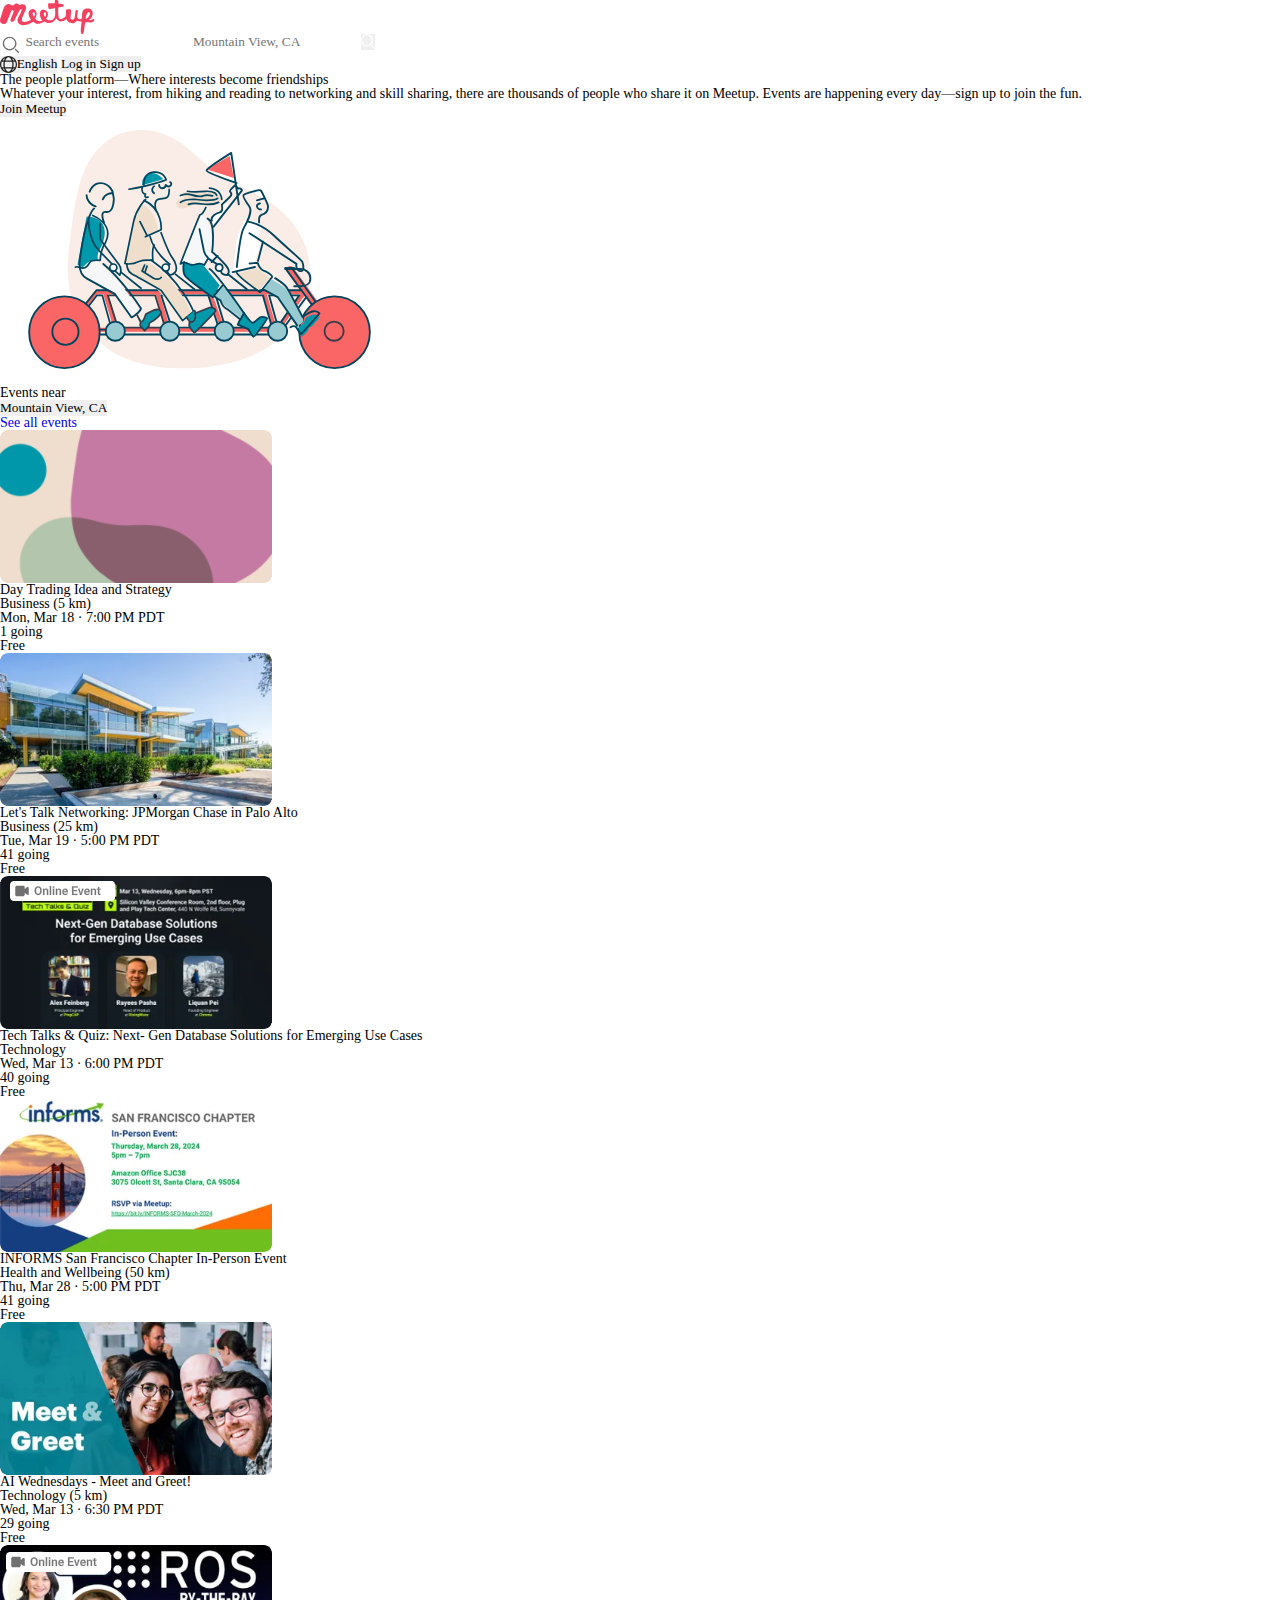
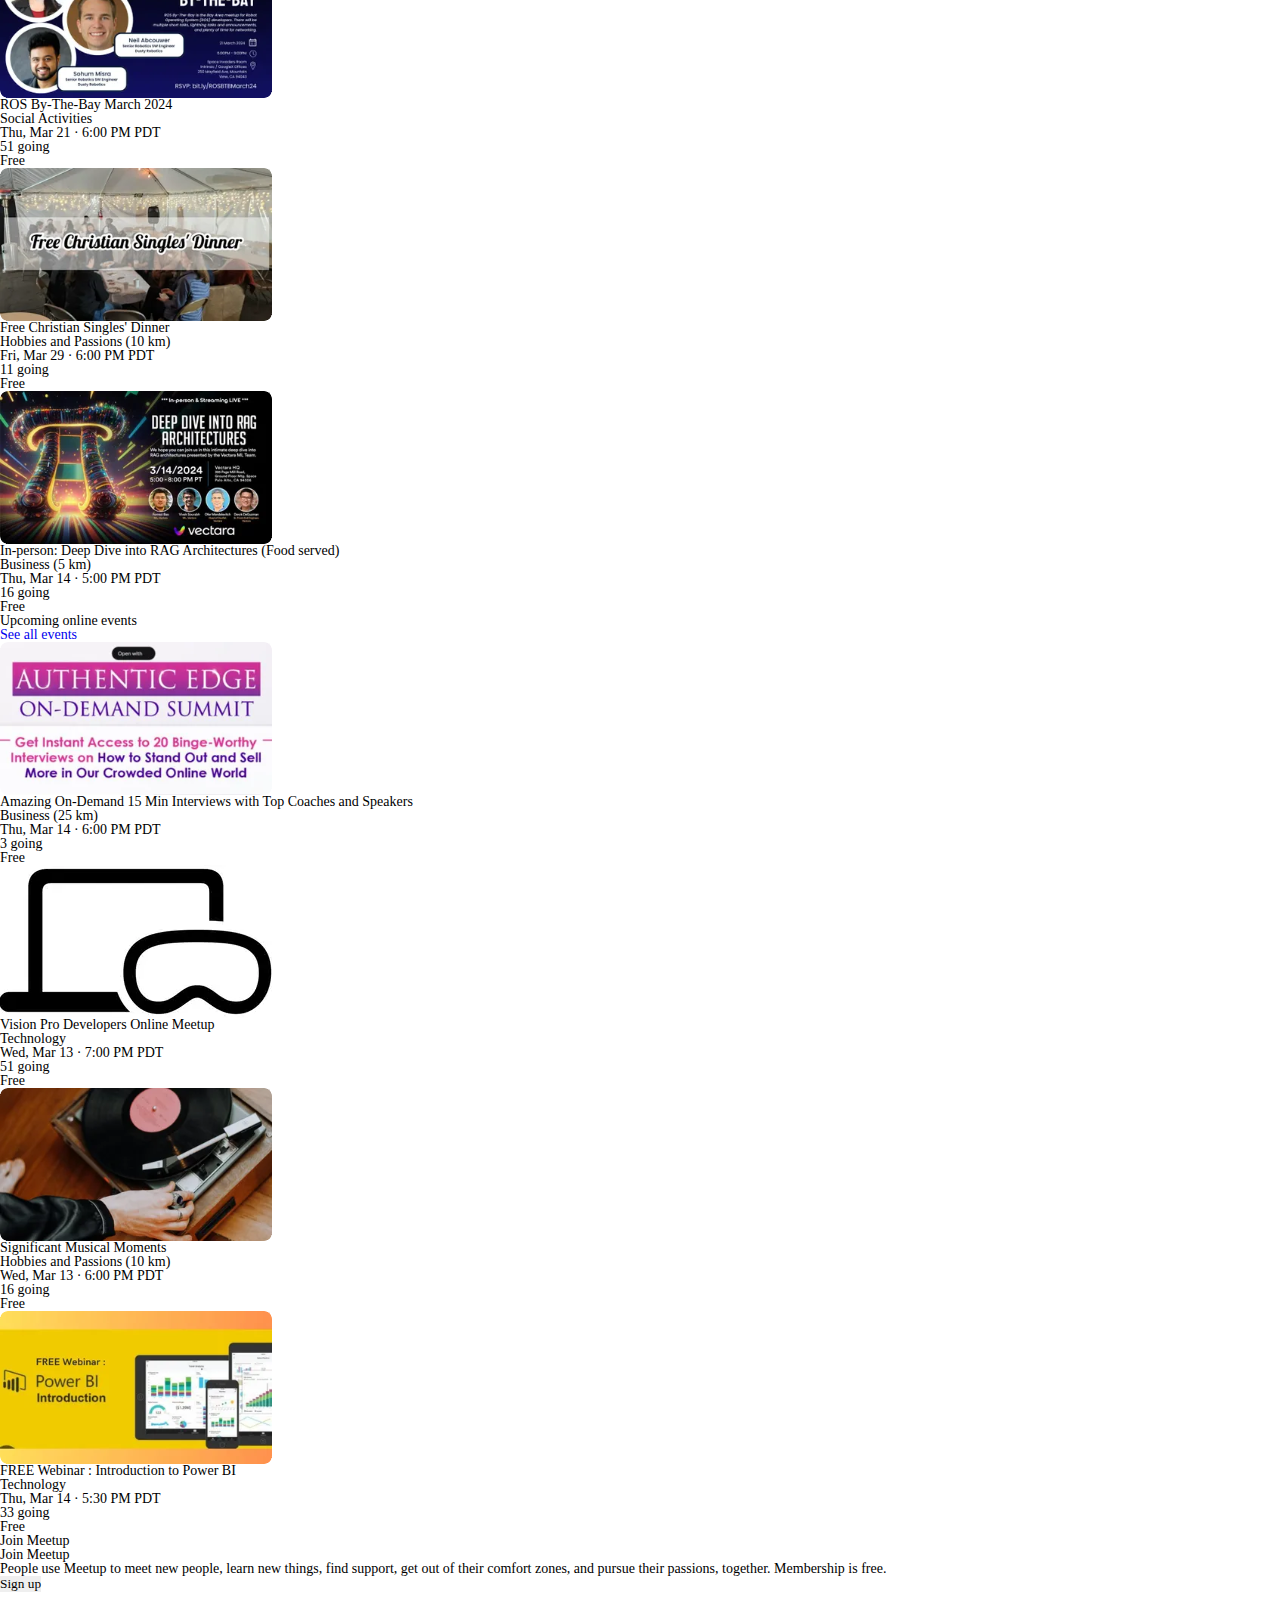
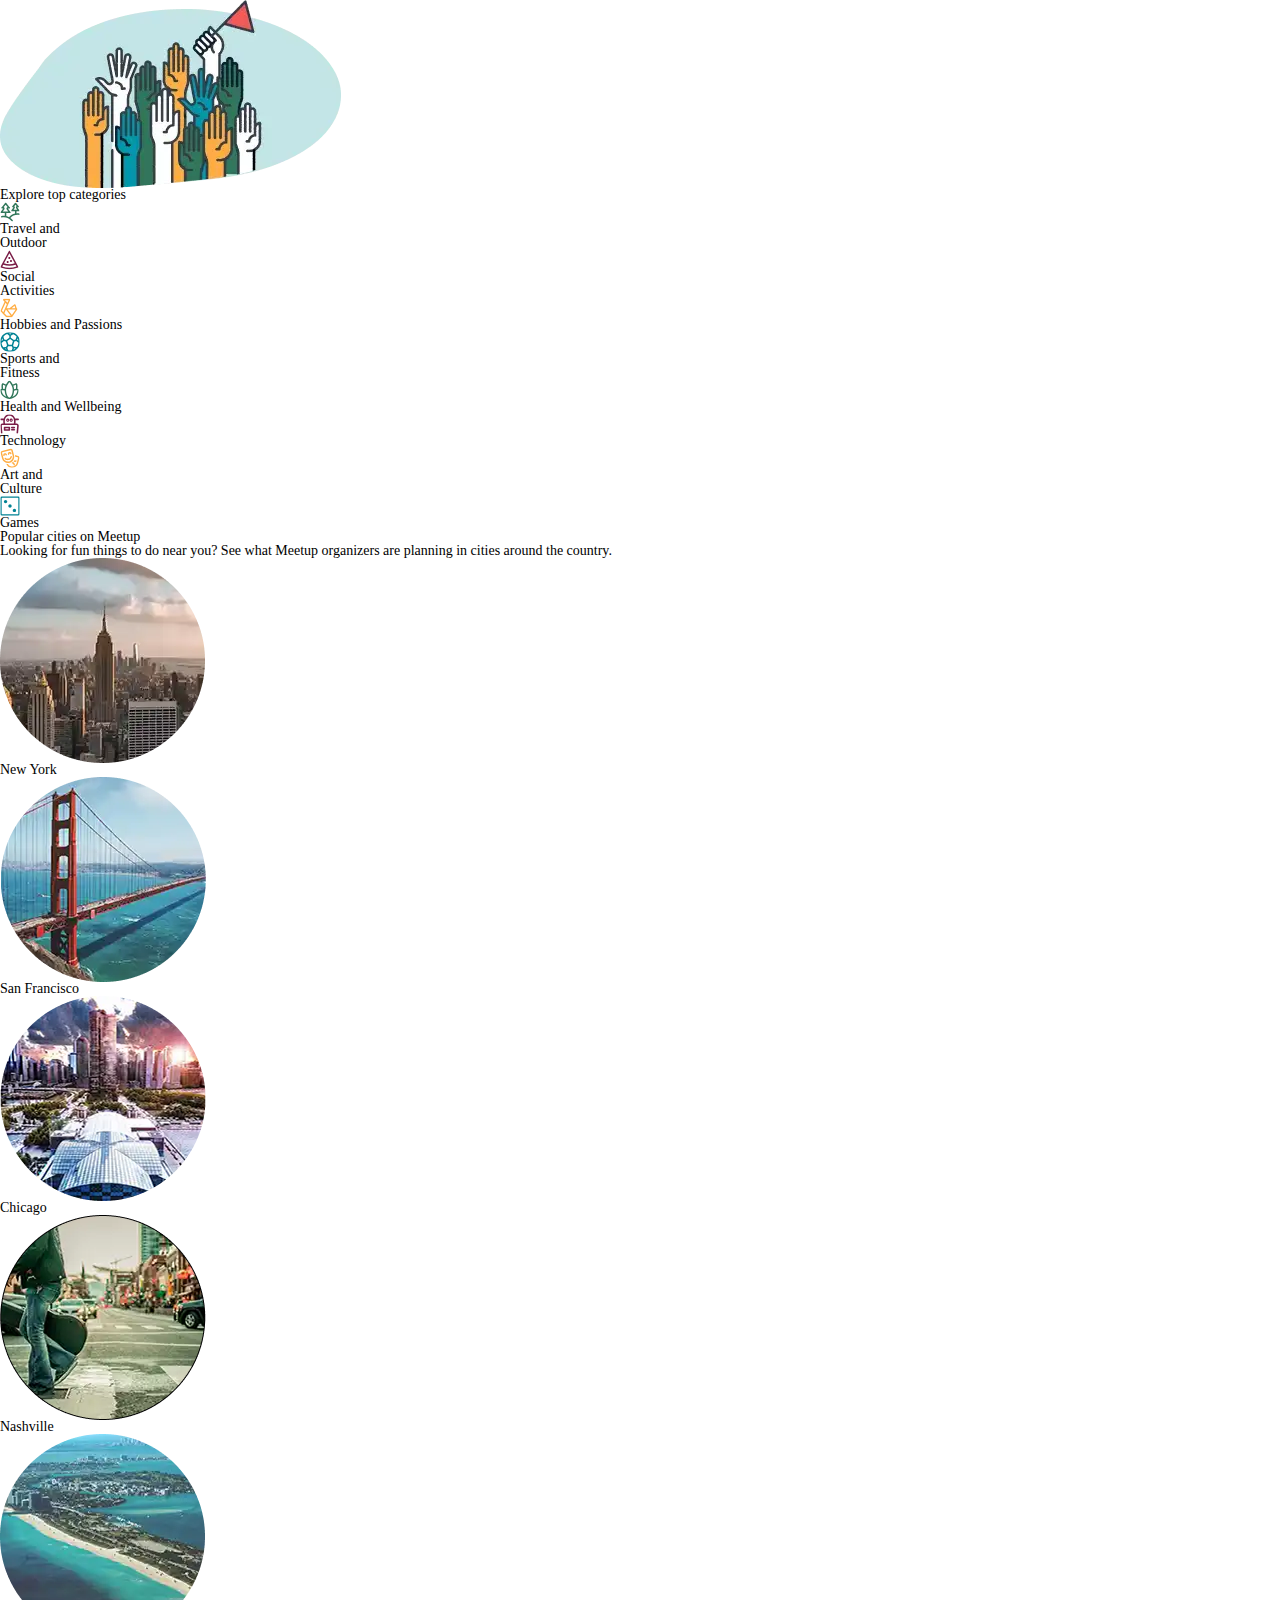
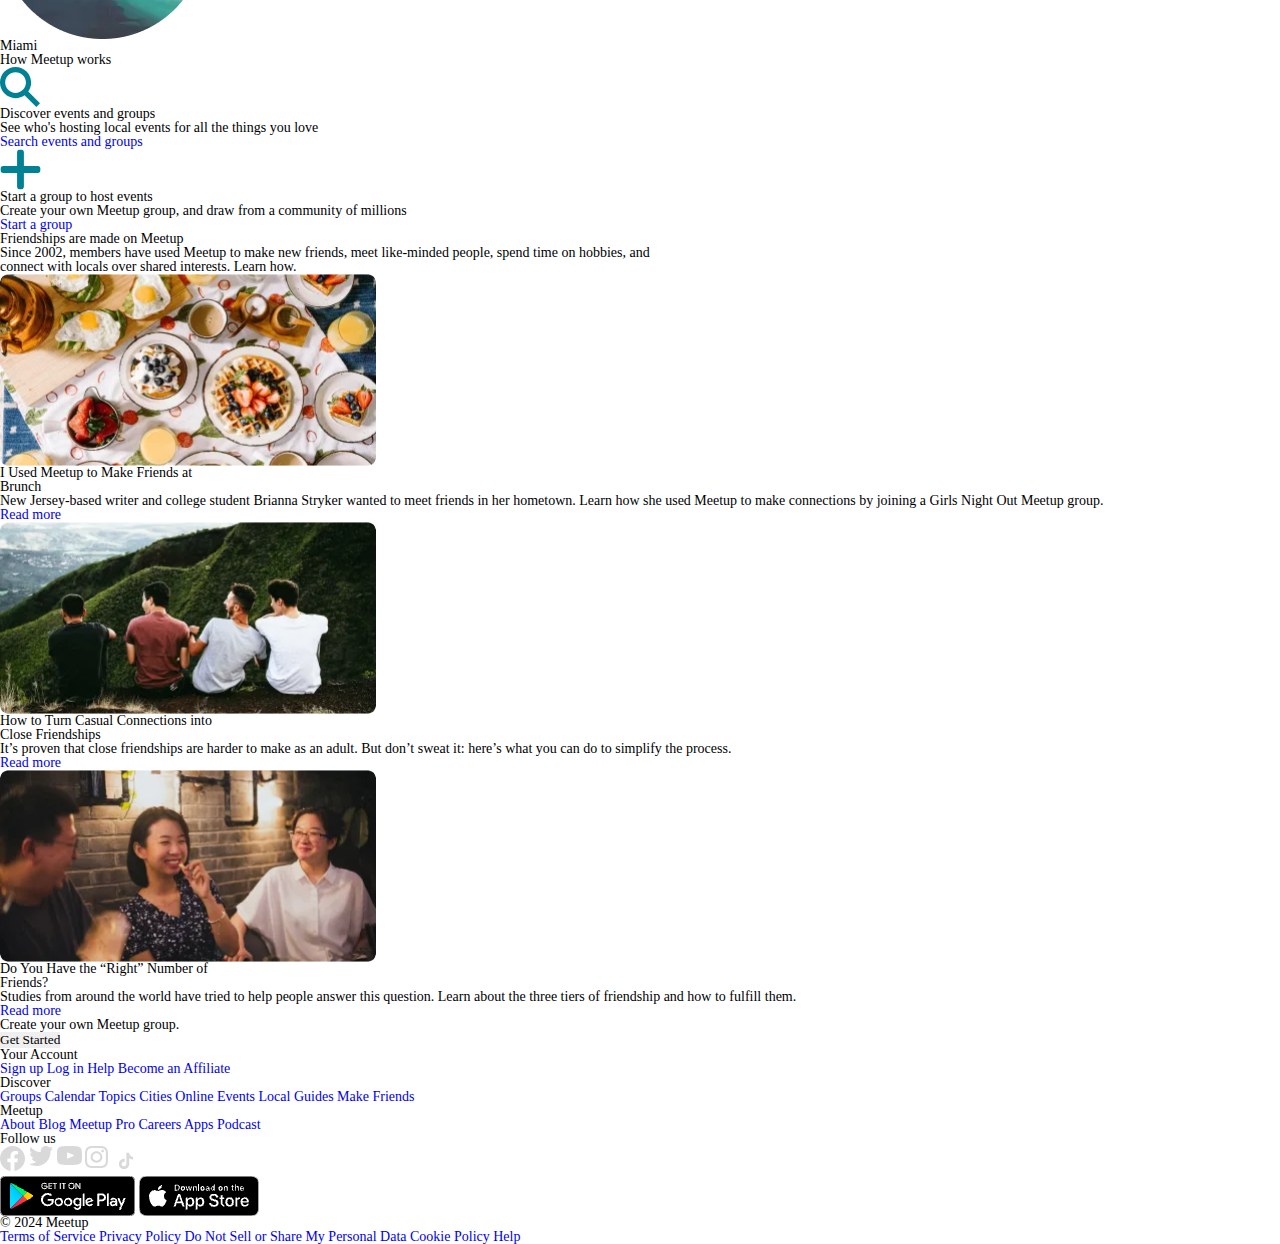
<file: index.html>
<!DOCTYPE html>
<html lang="en">
  <head>
    <meta charset="UTF-8" />
    <meta name="viewport" content="width=device-width, initial-scale=1.0" />
    <link rel="stylesheet" href="./styles/style.css" />
    <link rel="preconnect" href="https://fonts.googleapis.com" />
    <link rel="preconnect" href="https://fonts.gstatic.com" crossorigin />
    <link
      href="https://fonts.googleapis.com/css2?family=Inter:ital,opsz,wght@0,14..32,100..900;1,14..32,100..900&family=Roboto:ital,wght@0,100..900;1,100..900&display=swap"
      rel="stylesheet"
    />
    <script defer src="./scripts/script.js"></script>
    <title>Final Project</title>
  </head>
  <body>
    <!-- Header Section -->
    <header class="header">
      <nav class="navbar">
        <!-- Logo -->
        <a href="./index.html"
          ><img class="logo" src="./img/header/header-logo.svg" alt="logo"
        /></a>
        <!-- Search Form -->
        <form class="nav-wrapper">
          <img class="search-icon" src="./img/header/search-lupo.svg" alt="" />
          <input class="nav-input" type="text" placeholder="Search events" />
          <input
            class="nav-input right"
            type="text"
            placeholder="Mountain View, CA"
          />
          <button class="nav-search-btn">
            <img
              class="search-white-icon"
              src="./img/header/lupo-button.svg"
              alt="lupo button"
            />
          </button>
        </form>
        <!-- Right Section: Language and Buttons -->
        <div class="nav-wrapper-right">
          <button class="language-btn">
            <img
              class="language-icon"
              src="./img/header/language-icon.svg"
              alt="Language Icon"
            />English
          </button>
          <button class="login-btn">Log in</button>
          <button class="signup-btn">Sign up</button>
        </div>
      </nav>
    </header>

    <!-- Main Section -->
    <section class="main">
      <div class="container">
        <div class="main-container">
          <!-- Main Info -->
          <div class="main-info">
            <p class="main-title">
              The people platform—Where interests become friendships
            </p>
            <p class="main-text">
              Whatever your interest, from hiking and reading to networking and
              skill sharing, there are thousands of people who share it on
              Meetup. Events are happening every day—sign up to join the fun.
            </p>
            <button id="page-switcher" class="main-button">Join Meetup</button>
          </div>

          <!-- Main Image -->
          <img src="img/main/main-image.svg" alt="Main Illustration" />
        </div>
      </div>
    </section>

    <!-- Events Section -->
    <section class="events">
      <div class="container">
        <!-- Events Header -->
        <div class="events-header">
          <div class="events-title">
            <p>Events near</p>
            <button>Mountain View, CA</button>
          </div>
          <a href="./events.html" class="see-all">See all events</a>
        </div>

        <!-- Events List -->
        <div class="events-list">
          <!-- Event Item -->
          <div class="events-item">
            <img src="img/events/items/1.png" alt="Event 1" />
            <div class="events-item-info">
              <p class="events-item-title">Day Trading Idea and Strategy</p>
              <p class="events-item-type">Business (5 km)</p>
              <p class="events-item-date">Mon, Mar 18 · 7:00 PM PDT</p>
              <div class="events-item-footer">
                <p class="events-item-going">1 going</p>
                <p class="events-item-price">Free</p>
              </div>
            </div>
          </div>

          <!-- Repeat Event Items -->
          <div class="events-item">
            <img src="img/events/items/2.png" alt="Event 2" />
            <div class="events-item-info">
              <p class="events-item-title">
                Let's Talk Networking: JPMorgan Chase in Palo Alto
              </p>
              <p class="events-item-type">Business (25 km)</p>
              <p class="events-item-date">Tue, Mar 19 · 5:00 PM PDT</p>
              <div class="events-item-footer">
                <p class="events-item-going">41 going</p>
                <p class="events-item-price">Free</p>
              </div>
            </div>
          </div>
          <div class="events-item">
            <img src="img/events/items/3.png" alt="404" />
            <div class="events-item-info">
              <p class="events-item-title">
                Tech Talks & Quiz: Next- Gen Database Solutions for Emerging Use
                Cases
              </p>
              <p class="events-item-type">Technology</p>
              <p class="events-item-date">Wed, Mar 13 · 6:00 PM PDT</p>
              <div class="events-item-footer">
                <p class="events-item-going">40 going</p>
                <p class="events-item-price">Free</p>
              </div>
            </div>
          </div>
          <div class="events-item">
            <img src="img/events/items/4.png" alt="404" />
            <div class="events-item-info">
              <p class="events-item-title">
                INFORMS San Francisco Chapter In-Person Event
              </p>
              <p class="events-item-type">Health and Wellbeing (50 km)</p>
              <p class="events-item-date">Thu, Mar 28 · 5:00 PM PDT</p>
              <div class="events-item-footer">
                <p class="events-item-going">41 going</p>
                <p class="events-item-price">Free</p>
              </div>
            </div>
          </div>
          <div class="events-item">
            <img src="img/events/items/5.png" alt="404" />
            <div class="events-item-info">
              <p class="events-item-title">AI Wednesdays - Meet and Greet!</p>
              <p class="events-item-type">Technology (5 km)</p>
              <p class="events-item-date">Wed, Mar 13 · 6:30 PM PDT</p>
              <div class="events-item-footer">
                <p class="events-item-going">29 going</p>
                <p class="events-item-price">Free</p>
              </div>
            </div>
          </div>
          <div class="events-item">
            <img src="img/events/items/6.png" alt="404" />
            <div class="events-item-info">
              <p class="events-item-title">ROS By-The-Bay March 2024</p>
              <p class="events-item-type">Social Activities</p>
              <p class="events-item-date">Thu, Mar 21 · 6:00 PM PDT</p>
              <div class="events-item-footer">
                <p class="events-item-going">51 going</p>
                <p class="events-item-price">Free</p>
              </div>
            </div>
          </div>
          <div class="events-item">
            <img src="img/events/items/7.png" alt="404" />
            <div class="events-item-info">
              <p class="events-item-title">Free Christian Singles' Dinner</p>
              <p class="events-item-type">Hobbies and Passions (10 km)</p>
              <p class="events-item-date">Fri, Mar 29 · 6:00 PM PDT</p>
              <div class="events-item-footer">
                <p class="events-item-going">11 going</p>
                <p class="events-item-price">Free</p>
              </div>
            </div>
          </div>
          <div class="events-item">
            <img src="img/events/items/8.png" alt="404" />
            <div class="events-item-info">
              <p class="events-item-title">
                In-person: Deep Dive into RAG Architectures (Food served)
              </p>
              <p class="events-item-type">Business (5 km)</p>
              <p class="events-item-date">Thu, Mar 14 · 5:00 PM PDT</p>
              <div class="events-item-footer">
                <p class="events-item-going">16 going</p>
                <p class="events-item-price">Free</p>
              </div>
            </div>
          </div>
        </div>

        <!-- Upcoming Events Header -->
        <div class="events-header">
          <div class="events-title">
            <p>Upcoming online events</p>
          </div>
          <a href="#" class="see-all">See all events</a>
        </div>

        <!-- Upcoming Events List -->
        <div class="events-upcoming-list">
          <!-- Upcoming Event Item -->
          <div class="events-item">
            <img src="img/events/items/upcoming/1.png" alt="404" />
            <div class="events-item-info">
              <p class="events-item-title">
                Amazing On-Demand 15 Min Interviews with Top Coaches and
                Speakers
              </p>
              <p class="events-item-type">Business (25 km)</p>
              <p class="events-item-date">Thu, Mar 14 · 6:00 PM PDT</p>
              <div class="events-item-footer">
                <p class="events-item-going">3 going</p>
                <p class="events-item-price">Free</p>
              </div>
            </div>
          </div>

          <!-- Repeat Upcoming Event Items -->
          <div class="events-item">
            <img src="img/events/items/upcoming/2.png" alt="404" />
            <div class="events-item-info">
              <p class="events-item-title">
                Vision Pro Developers Online Meetup
              </p>
              <p class="events-item-type">Technology</p>
              <p class="events-item-date">Wed, Mar 13 · 7:00 PM PDT</p>
              <div class="events-item-footer">
                <p class="events-item-going">51 going</p>
                <p class="events-item-price">Free</p>
              </div>
            </div>
          </div>
          <div class="events-item">
            <img src="img/events/items/upcoming/3.png" alt="404" />
            <div class="events-item-info">
              <p class="events-item-title">Significant Musical Moments</p>
              <p class="events-item-type">Hobbies and Passions (10 km)</p>
              <p class="events-item-date">Wed, Mar 13 · 6:00 PM PDT</p>
              <div class="events-item-footer">
                <p class="events-item-going">16 going</p>
                <p class="events-item-price">Free</p>
              </div>
            </div>
          </div>
          <div class="events-item">
            <img src="img/events/items/upcoming/4.png" alt="404" />
            <div class="events-item-info">
              <p class="events-item-title">
                FREE Webinar : Introduction to Power BI
              </p>
              <p class="events-item-type">Technology</p>
              <p class="events-item-date">Thu, Mar 14 · 5:30 PM PDT</p>
              <div class="events-item-footer">
                <p class="events-item-going">33 going</p>
                <p class="events-item-price">Free</p>
              </div>
            </div>
          </div>
        </div>
      </div>
    </section>

    <section class="join">
      <div class="container">
        <div class="join-container">
          <p class="join-title --hidden">Join Meetup</p>
          <div class="join-info">
            <p class="join-title">Join Meetup</p>
            <p class="join-text">
              People use Meetup to meet new people, learn new things, find
              support, get out of their comfort zones, and pursue their
              passions, together. Membership is free.
            </p>
            <button class="join-button">Sign up</button>
          </div>
          <img
            src="/img/join/join-image.png"
            alt="Join Illustration"
            class="join-image"
          />
        </div>
      </div>
    </section>

    <!-- Categories Section -->
    <section class="categories">
      <div class="container">
        <!-- Section Title -->
        <h2 class="categories-title">Explore top categories</h2>
        <div class="categories-list">
          <!-- Category Item: Travel -->
          <div class="categories-item">
            <img src="/img/categories/travel.svg" alt="Travel Icon" />
            <h3>
              Travel and <br />
              Outdoor
            </h3>
          </div>
          <!-- Category Item: Social Activities -->
          <div class="categories-item">
            <img src="/img/categories/activities.svg" alt="Activities Icon" />
            <h3>
              Social <br />
              Activities
            </h3>
          </div>
          <!-- Category Item: Hobbies -->
          <div class="categories-item">
            <img src="/img/categories/hobbies.svg" alt="404" />
            <h3>Hobbies and Passions</h3>
          </div>
          <!-- Category Item: Sports -->
          <div class="categories-item">
            <img src="/img/categories/sport.svg" alt="404" />
            <h3>Sports and <br />Fitness</h3>
          </div>
          <!-- Category Item: Health -->
          <div class="categories-item">
            <img src="/img/categories/health.svg" alt="404" />
            <h3>Health and Wellbeing</h3>
          </div>
          <!-- Category Item: Technology -->
          <div class="categories-item">
            <img src="/img/categories/technology.svg" alt="404" />
            <h3>Technology</h3>
          </div>
          <!-- Category Item: Art -->
          <div class="categories-item">
            <img src="/img/categories/art.svg" alt="404" />
            <h3>
              Art and <br />
              Culture
            </h3>
          </div>
          <!-- Category Item: Games -->
          <div class="categories-item">
            <img src="/img/categories/games.svg" alt="404" />
            <h3>Games</h3>
          </div>
        </div>
      </div>
    </section>

    <!-- Cities Section -->
    <section class="cities">
      <div class="container">
        <!-- Cities Title -->
        <div class="cities-title">
          <h2>Popular cities on Meetup</h2>
          <p>
            Looking for fun things to do near you? See what Meetup organizers
            are planning in cities around the country.
          </p>
        </div>
        <!-- Cities List -->
        <div class="cities-list">
          <!-- City Item: New York -->
          <div class="cities-item">
            <img src="img/cities/new_york.png" alt="404" />
            <p>New York</p>
          </div>
          <!-- City Item: San Francisco -->
          <div class="cities-item">
            <img src="img/cities/san_francisco.png" alt="404" />
            <p>San Francisco</p>
          </div>
          <!-- City Item: Chicago -->
          <div class="cities-item">
            <img src="img/cities/chicago.png" alt="404" />
            <p>Chicago</p>
          </div>
          <!-- City Item: Nashville -->
          <div class="cities-item">
            <img src="img/cities/nashville.png" alt="404" />
            <p>Nashville</p>
          </div>
          <!-- City Item: Miami -->
          <div class="cities-item">
            <img src="img/cities/miami.png" alt="404" />
            <p>Miami</p>
          </div>
        </div>
      </div>
    </section>

    <section class="how">
      <div class="container">
        <!-- Section title -->
        <div class="how-title">
          <h2>How Meetup works</h2>
        </div>
        <div class="how-items">
          <!-- First item: Discover events -->
          <div class="how-item">
            <img src="img/how/lupo.svg" alt="404" />
            <div class="how-item-info">
              <h3>Discover events and groups</h3>
              <p>See who's hosting local events for all the things you love</p>
              <a href="#">Search events and groups</a>
            </div>
          </div>
          <!-- Second item: Start a group -->
          <div class="how-item">
            <img src="img/how/plus.svg" alt="404" />
            <div class="how-item-info">
              <h3>Start a group to host events</h3>
              <p>
                Create your own Meetup group, and draw from a community of
                millions
              </p>
              <a href="#">Start a group</a>
            </div>
          </div>
        </div>
      </div>
    </section>

    <section class="friendship">
      <div class="container">
        <!-- Section title -->
        <div class="friendship-title">
          <h2>Friendships are made on Meetup</h2>
          <p>
            Since 2002, members have used Meetup to make new friends, meet
            like-minded people, spend time on hobbies, and <br />
            connect with locals over shared interests. Learn how.
          </p>
        </div>
        <div class="firendship-items">
          <!-- First friendship story -->
          <div class="friendship-item">
            <img src="/img/friendship/first.png" alt="404" />
            <h2>
              I Used Meetup to Make Friends at <br />
              Brunch
            </h2>
            <p>
              New Jersey-based writer and college student Brianna Stryker wanted
              to meet friends in her hometown. Learn how she used Meetup to make
              connections by joining a Girls Night Out Meetup group.
            </p>
            <a href="#">Read more</a>
          </div>
          <!-- Second friendship story -->
          <div class="friendship-item">
            <img src="/img/friendship/second.png" alt="404" />
            <h2>
              How to Turn Casual Connections into <br />
              Close Friendships
            </h2>
            <p>
              It’s proven that close friendships are harder to make as an adult.
              But don’t sweat it: here’s what you can do to simplify the
              process.
            </p>
            <a href="#">Read more</a>
          </div>
          <!-- Third friendship story -->
          <div class="friendship-item">
            <img src="/img/friendship/third.png" alt="404" />
            <h2>
              Do You Have the “Right” Number of <br />
              Friends?
            </h2>
            <p>
              Studies from around the world have tried to help people answer
              this question. Learn about the three tiers of friendship and how
              to fulfill them.
            </p>
            <a href="#">Read more</a>
          </div>
        </div>
      </div>
    </section>

    <footer>
      <div class="container">
        <div class="footer-container">
          <!-- Floor 4: Call to action -->
          <div class="floor4">
            <h2>Create your own Meetup group.</h2>
            <button>Get Started</button>
          </div>
          <!-- Floor 3: Links section -->
          <div class="floor3">
            <!-- Account links -->
            <div class="floor3-item">
              <h3>Your Account</h3>
              <a href="#">Sign up</a>
              <a href="#">Log in</a>
              <a href="#">Help</a>
              <a href="#">Become an Affiliate</a>
            </div>
            <!-- Discover links -->
            <div class="floor3-item">
              <h3>Discover</h3>
              <a href="#">Groups</a>
              <a href="#">Calendar</a>
              <a href="#">Topics</a>
              <a href="#">Cities</a>
              <a href="#">Online Events</a>
              <a href="#">Local Guides</a>
              <a href="#">Make Friends</a>
            </div>
            <!-- Meetup links -->
            <div class="floor3-item">
              <h3>Meetup</h3>
              <a href="#">About</a>
              <a href="#">Blog</a>
              <a href="#">Meetup Pro</a>
              <a href="#">Careers</a>
              <a href="#">Apps</a>
              <a href="#">Podcast</a>
            </div>
          </div>
          <!-- Floor 2: Social media and app links -->
          <div class="floor2">
            <!-- Social media links -->
            <div class="floor2-follow">
              <h3>Follow us</h3>
              <div class="follow-links">
                <a href="#"
                  ><img src="/img/footer/facebook.svg" alt="Facebook"
                /></a>
                <a href="#"
                  ><img src="/img/footer/twitter.svg" alt="Twitter"
                /></a>
                <a href="#"
                  ><img src="/img/footer/youtube.svg" alt="YouTube"
                /></a>
                <a href="#"
                  ><img src="/img/footer/instagram.svg" alt="Instagram"
                /></a>
                <a href="#"
                  ><img src="/img/footer/tiktok.svg" alt="TikTok"
                /></a>
              </div>
            </div>
            <!-- App download links -->
            <div class="get-it-on">
              <a href="#"
                ><img src="/img/footer/google-play.png" alt="Google Play"
              /></a>
              <a href="#"
                ><img src="/img/footer/app-store.png" alt="App Store"
              /></a>
            </div>
          </div>
          <!-- Floor 1: Footer legal links -->
          <div class="floor1">
            <p>© 2024 Meetup</p>
            <a href="#">Terms of Service</a>
            <a href="#">Privacy Policy</a>
            <a href="#">Do Not Sell or Share My Personal Data</a>
            <a href="#">Cookie Policy</a>
            <a href="#">Help</a>
          </div>
        </div>
      </div>
    </footer>
  </body>
</html>
</file>
<file: styles/style.css>
@charset "UTF-8";
/*Обнуление*/
* {
  padding: 0;
  margin: 0;
  border: 0;
}

*, *:before, *:after {
  -webkit-box-sizing: border-box;
  box-sizing: border-box;
}

:focus, :active {
  outline: none;
}

a:focus, a:active {
  outline: none;
}

nav, footer, header, aside {
  display: block;
}

html, body {
  height: 100%;
  width: 100%;
  font-size: 100%;
  line-height: 1;
  font-size: 14px;
  -ms-text-size-adjust: 100%;
  -moz-text-size-adjust: 100%;
  -webkit-text-size-adjust: 100%;
}

input, button, textarea {
  font-family: inherit;
}

input::-ms-clear {
  display: none;
}

button {
  cursor: pointer;
}

button::-moz-focus-inner {
  padding: 0;
  border: 0;
}

a, a:visited {
  text-decoration: none;
}

a:hover {
  text-decoration: none;
}

ul li {
  list-style: none;
}

img {
  vertical-align: top;
}

h1, h2, h3, h4, h5, h6 {
  font-size: inherit;
  font-weight: inherit;
}

/*--------------------*/
</file>
